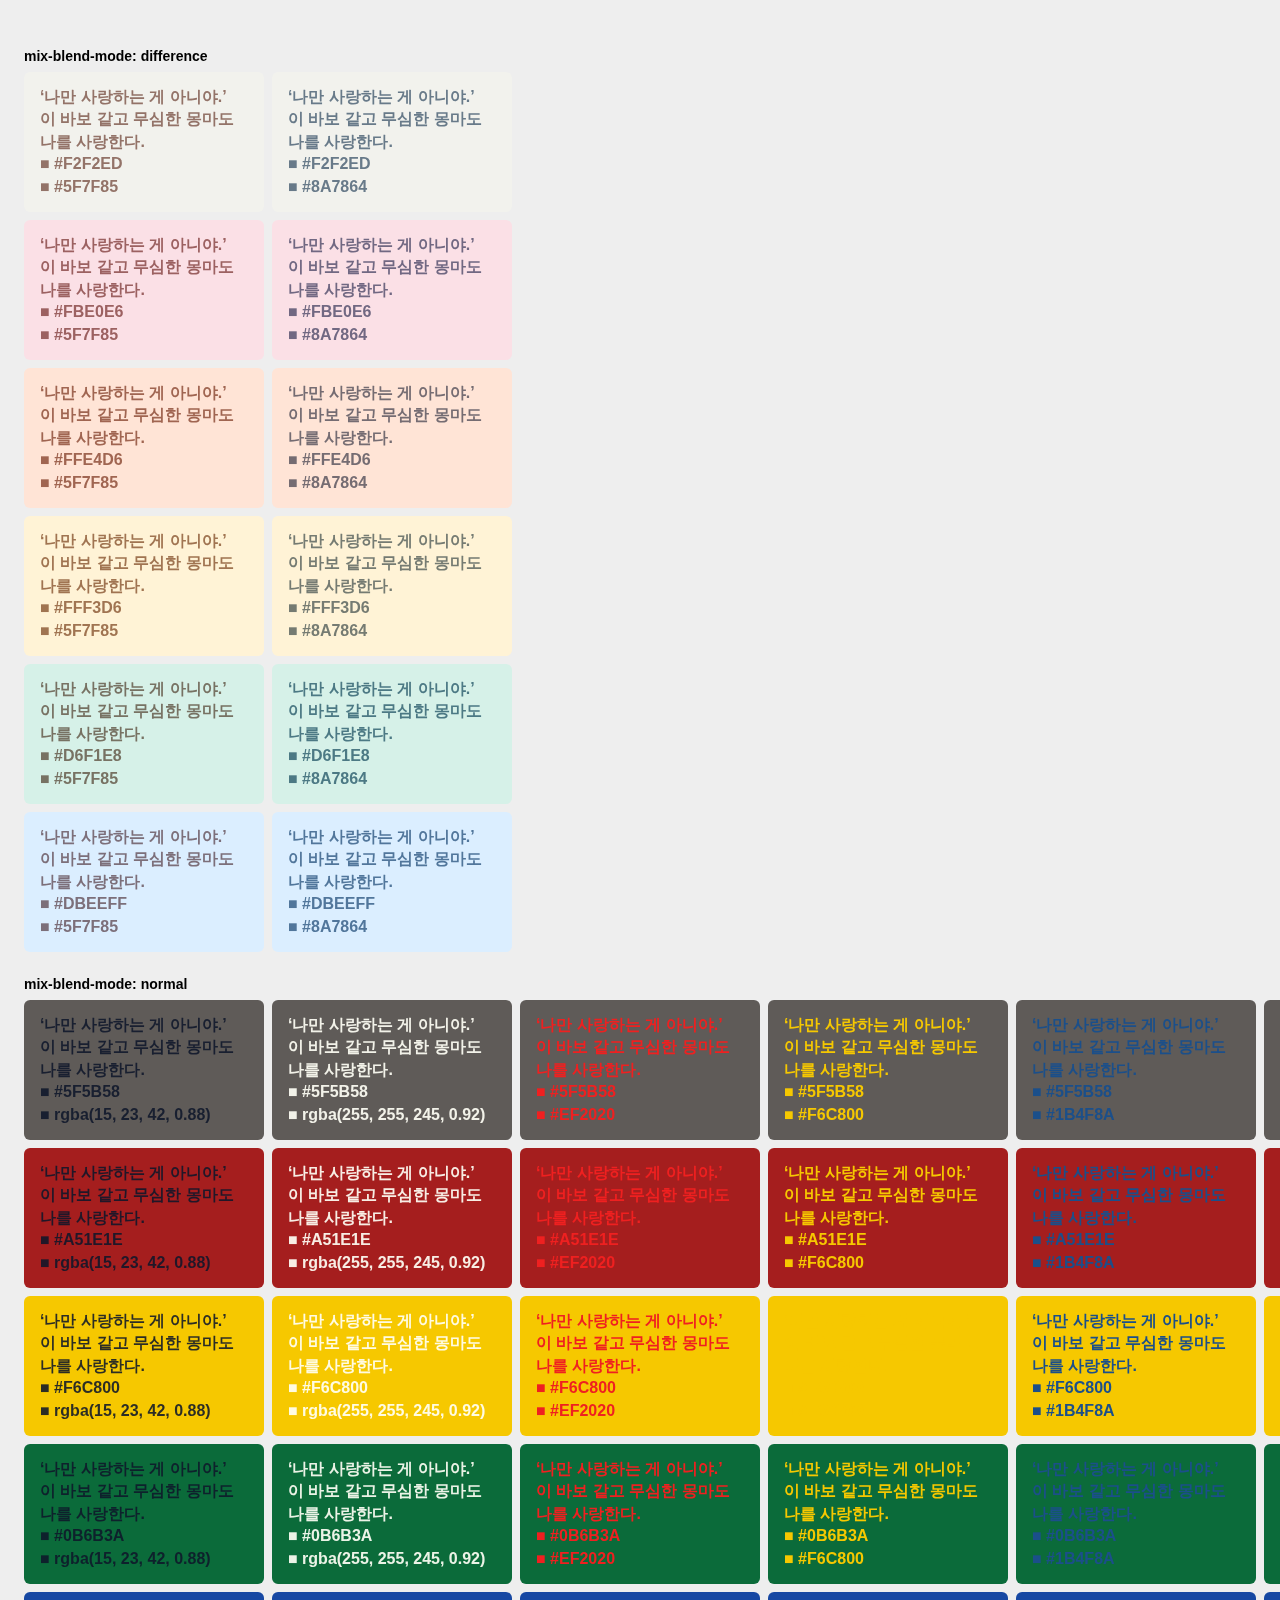
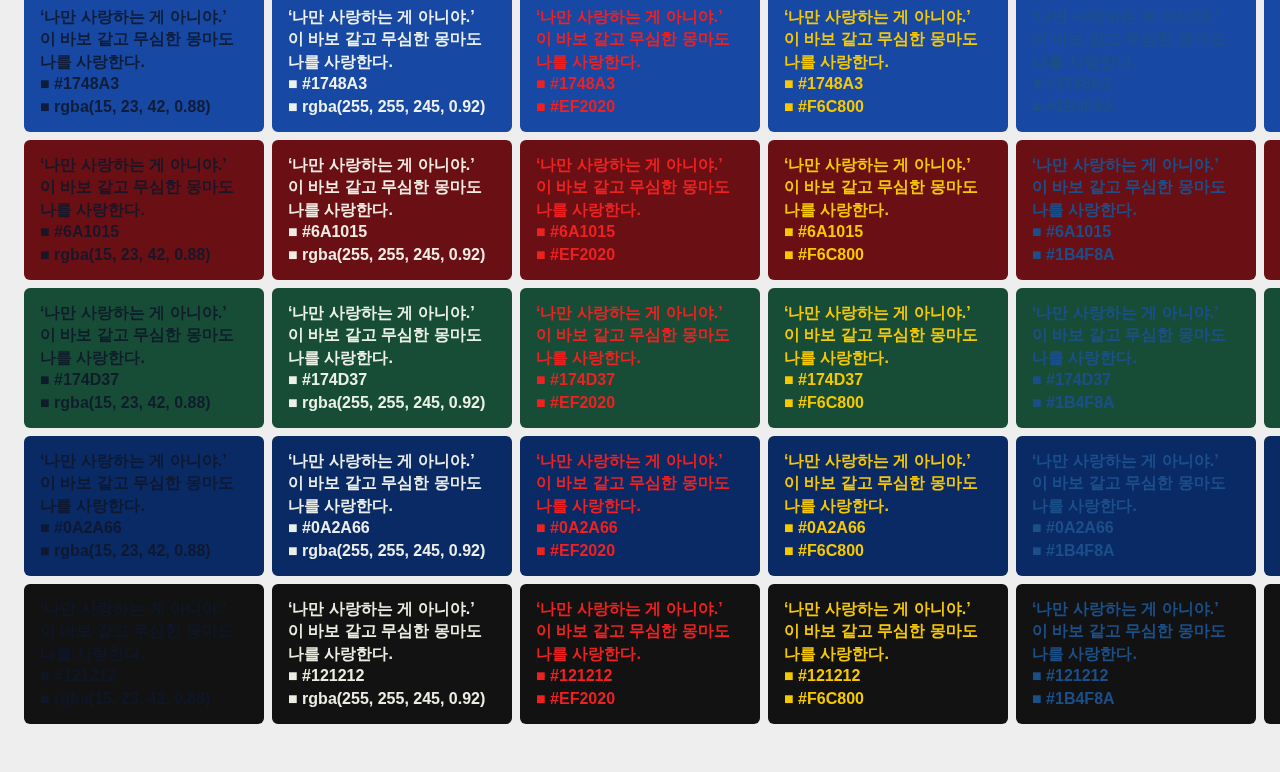
<file: color_diff.html>
<!DOCTYPE html>
<html lang="ko">
<head>
  <meta charset="UTF-8" />
  <title>mix-blend-mode preview</title>
  <style>
    :root {
      --cell-w: 240px;
      --cell-h: 140px;
    }

    body {
      margin: 0;
      padding: 24px;
      background: #eee;
      font-family: 'gowun batang', sans-serif;
    }

    h2 {
      margin: 24px 0 8px;
      font-size: 14px;
      font-weight: 600;
    }

    .grid {
      display: grid;
      grid-template-columns: repeat(var(--cols), var(--cell-w));
      gap: 8px;
      margin-bottom: 24px;
    }

    .cell {
      position: relative;
      width: var(--cell-w);
      height: var(--cell-h);
      border-radius: 6px;
      overflow: hidden;
    }

    .cell-inner {
      position: absolute;
      inset: 0;
      display: flex;
      align-items: center;
      justify-content: center;
      padding: 16px;
      text-align: left;
    }

    .text {
      font-size: 16px;
      line-height: 1.4;
      font-weight: 600;
      white-space: pre-line;
    }

    .blend-difference {
      mix-blend-mode: difference;
    }

    .blend-normal {
      mix-blend-mode: normal;
    }
  </style>
</head>
<body>

<h2>mix-blend-mode: difference</h2>
<div id="grid-difference" class="grid"></div>

<h2>mix-blend-mode: normal</h2>
<div id="grid-normal" class="grid"></div>

<script>
  /* ===== difference용 색상 ===== */
  const BG_COLORS_DIFF = [
    "#F2F2ED",
    "#FBE0E6",
    "#FFE4D6",
    "#FFF3D6",
    "#D6F1E8",
    "#DBEEFF",
  ];

  const TEXT_COLORS_DIFF = [
    "#5F7F85",
    "#8A7864",
  ];

  /* ===== normal용 색상 ===== */
  const BG_COLORS_NORMAL = [
            "#5F5B58",
            "#A51E1E",
            "#F6C800",
            "#0B6B3A",
            "#1748A3",
    "#6A1015",
    "#174D37",
    "#0A2A66",
    "#121212",
  ];

  const TEXT_COLORS_NORMAL = [
            "rgba(15, 23, 42, 0.88)",
            "rgba(255, 255, 245, 0.92)",
            "#EF2020",
            "#F6C800",
            "#1B4F8A",
            "#E8746A",
            "#F2A996",
            "#EFD18A",
            "#B8D9C8",
            "#B9D2F2",
  ];

  const SAMPLE_TEXT =
    "‘나만 사랑하는 게 아니야.’\n이 바보 같고 무심한 몽마도 나를 사랑한다.";

  function renderGrid({
    containerId,
    bgColors,
    textColors,
    blendClass
  }) {
    const grid = document.getElementById(containerId);
    grid.style.setProperty("--cols", textColors.length);

    bgColors.forEach(bg => {
      textColors.forEach(text => {
        const cell = document.createElement("div");
        cell.className = "cell";
        cell.style.background = bg;

        const inner = document.createElement("div");
        inner.className = "cell-inner";

        const p = document.createElement("div");
        p.className = `text ${blendClass}`;
        p.style.color = text;
        p.textContent =
          SAMPLE_TEXT +
          `\n■ ${bg}` +
          `\n■ ${text}`;

        inner.appendChild(p);
        cell.appendChild(inner);
        grid.appendChild(cell);
      });
    });
  }

  renderGrid({
    containerId: "grid-difference",
    bgColors: BG_COLORS_DIFF,
    textColors: TEXT_COLORS_DIFF,
    blendClass: "blend-difference",
  });

  renderGrid({
    containerId: "grid-normal",
    bgColors: BG_COLORS_NORMAL,
    textColors: TEXT_COLORS_NORMAL,
    blendClass: "blend-normal",
  });
</script>

</body>
</html>
</file>
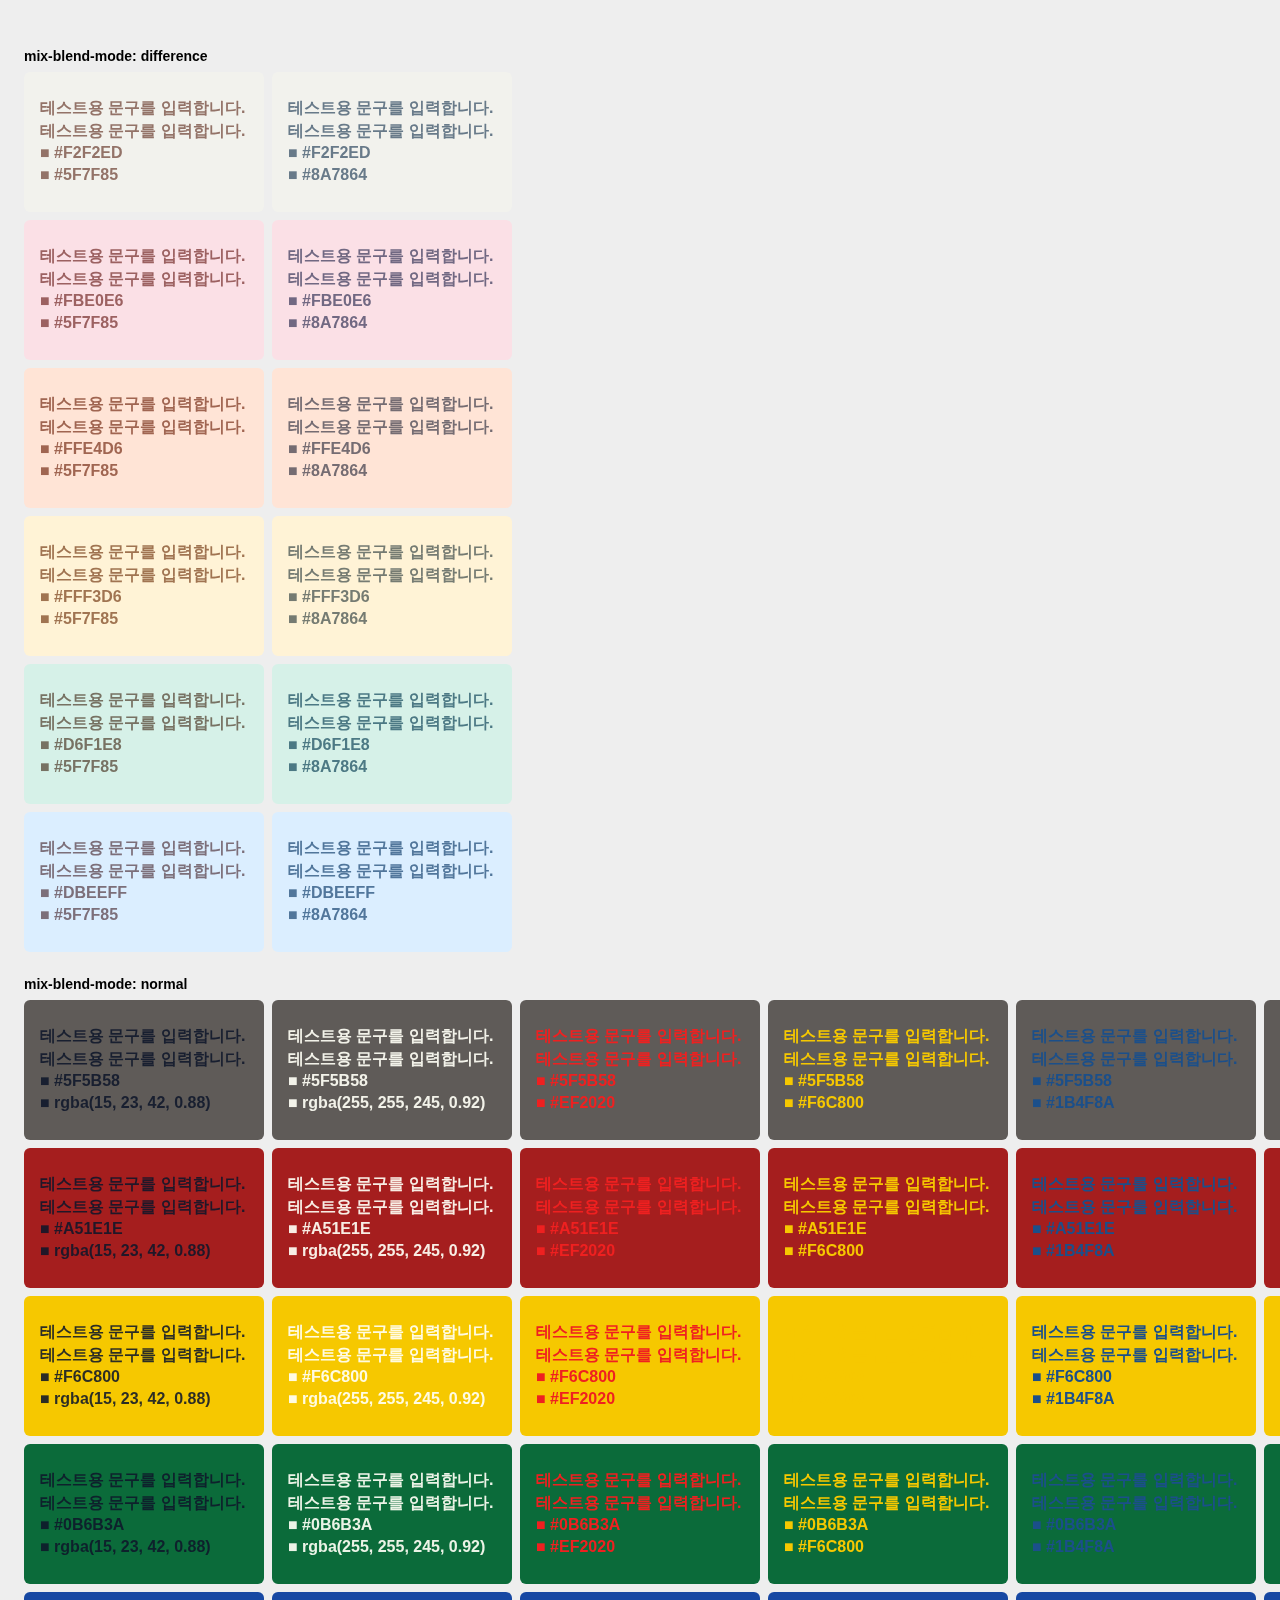
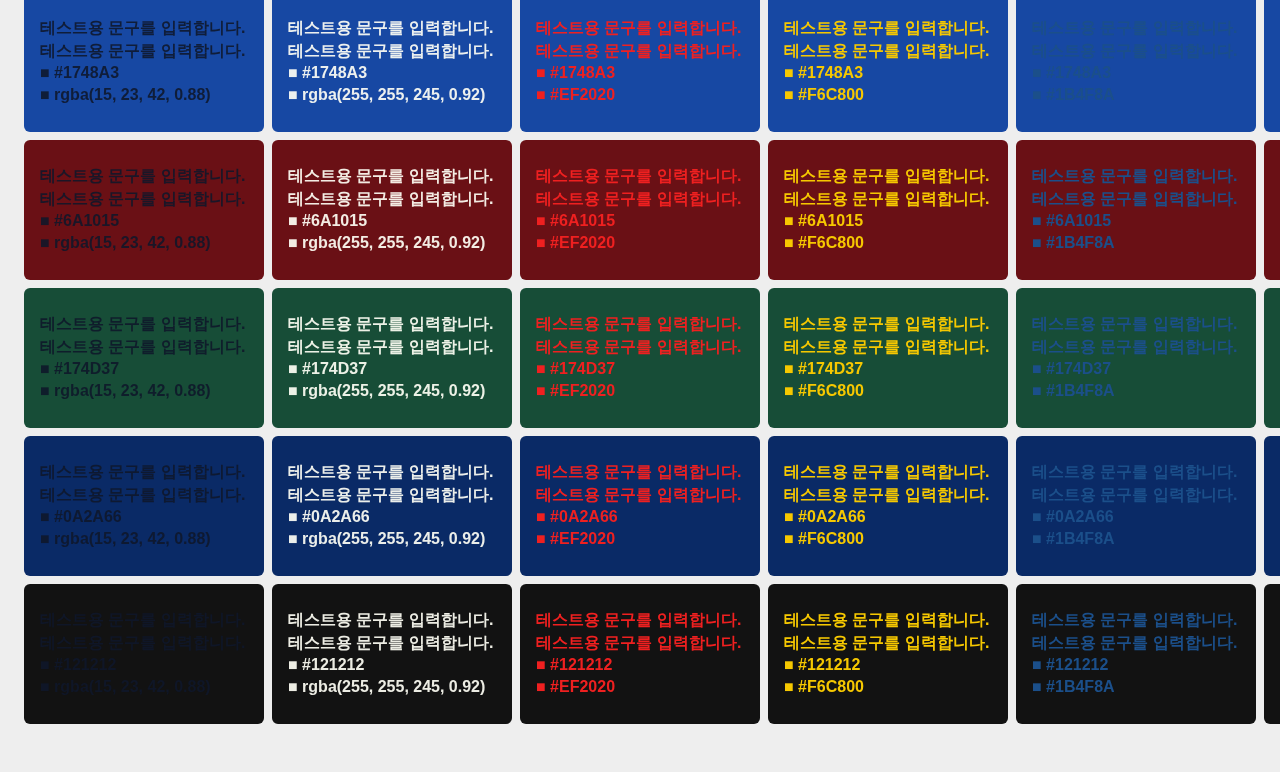
<file: dev/color_diff.html>
<!DOCTYPE html>
<html lang="ko">
<head>
  <meta charset="UTF-8" />
  <title>mix-blend-mode preview</title>
  <style>
    :root {
      --cell-w: 240px;
      --cell-h: 140px;
    }

    body {
      margin: 0;
      padding: 24px;
      background: #eee;
      font-family: 'gowun batang', sans-serif;
    }

    h2 {
      margin: 24px 0 8px;
      font-size: 14px;
      font-weight: 600;
    }

    .grid {
      display: grid;
      grid-template-columns: repeat(var(--cols), var(--cell-w));
      gap: 8px;
      margin-bottom: 24px;
    }

    .cell {
      position: relative;
      width: var(--cell-w);
      height: var(--cell-h);
      border-radius: 6px;
      overflow: hidden;
    }

    .cell-inner {
      position: absolute;
      inset: 0;
      display: flex;
      align-items: center;
      justify-content: center;
      padding: 16px;
      text-align: left;
    }

    .text {
      font-size: 16px;
      line-height: 1.4;
      font-weight: 600;
      white-space: pre-line;
    }

    .blend-difference {
      mix-blend-mode: difference;
    }

    .blend-normal {
      mix-blend-mode: normal;
    }
  </style>
</head>
<body>

<h2>mix-blend-mode: difference</h2>
<div id="grid-difference" class="grid"></div>

<h2>mix-blend-mode: normal</h2>
<div id="grid-normal" class="grid"></div>

<script>
  /* ===== difference용 색상 ===== */
  const BG_COLORS_DIFF = [
    "#F2F2ED",
    "#FBE0E6",
    "#FFE4D6",
    "#FFF3D6",
    "#D6F1E8",
    "#DBEEFF",
  ];

  const TEXT_COLORS_DIFF = [
    "#5F7F85",
    "#8A7864",
  ];

  /* ===== normal용 색상 ===== */
  const BG_COLORS_NORMAL = [
            "#5F5B58",
            "#A51E1E",
            "#F6C800",
            "#0B6B3A",
            "#1748A3",
    "#6A1015",
    "#174D37",
    "#0A2A66",
    "#121212",
  ];

  const TEXT_COLORS_NORMAL = [
            "rgba(15, 23, 42, 0.88)",
            "rgba(255, 255, 245, 0.92)",
            "#EF2020",
            "#F6C800",
            "#1B4F8A",
            "#E8746A",
            "#F2A996",
            "#EFD18A",
            "#B8D9C8",
            "#B9D2F2",
  ];

  const SAMPLE_TEXT =
    "테스트용 문구를 입력합니다. 테스트용 문구를 입력합니다.";

  function renderGrid({
    containerId,
    bgColors,
    textColors,
    blendClass
  }) {
    const grid = document.getElementById(containerId);
    grid.style.setProperty("--cols", textColors.length);

    bgColors.forEach(bg => {
      textColors.forEach(text => {
        const cell = document.createElement("div");
        cell.className = "cell";
        cell.style.background = bg;

        const inner = document.createElement("div");
        inner.className = "cell-inner";

        const p = document.createElement("div");
        p.className = `text ${blendClass}`;
        p.style.color = text;
        p.textContent =
          SAMPLE_TEXT +
          `\n■ ${bg}` +
          `\n■ ${text}`;

        inner.appendChild(p);
        cell.appendChild(inner);
        grid.appendChild(cell);
      });
    });
  }

  renderGrid({
    containerId: "grid-difference",
    bgColors: BG_COLORS_DIFF,
    textColors: TEXT_COLORS_DIFF,
    blendClass: "blend-difference",
  });

  renderGrid({
    containerId: "grid-normal",
    bgColors: BG_COLORS_NORMAL,
    textColors: TEXT_COLORS_NORMAL,
    blendClass: "blend-normal",
  });
</script>

</body>
</html>
</file>
